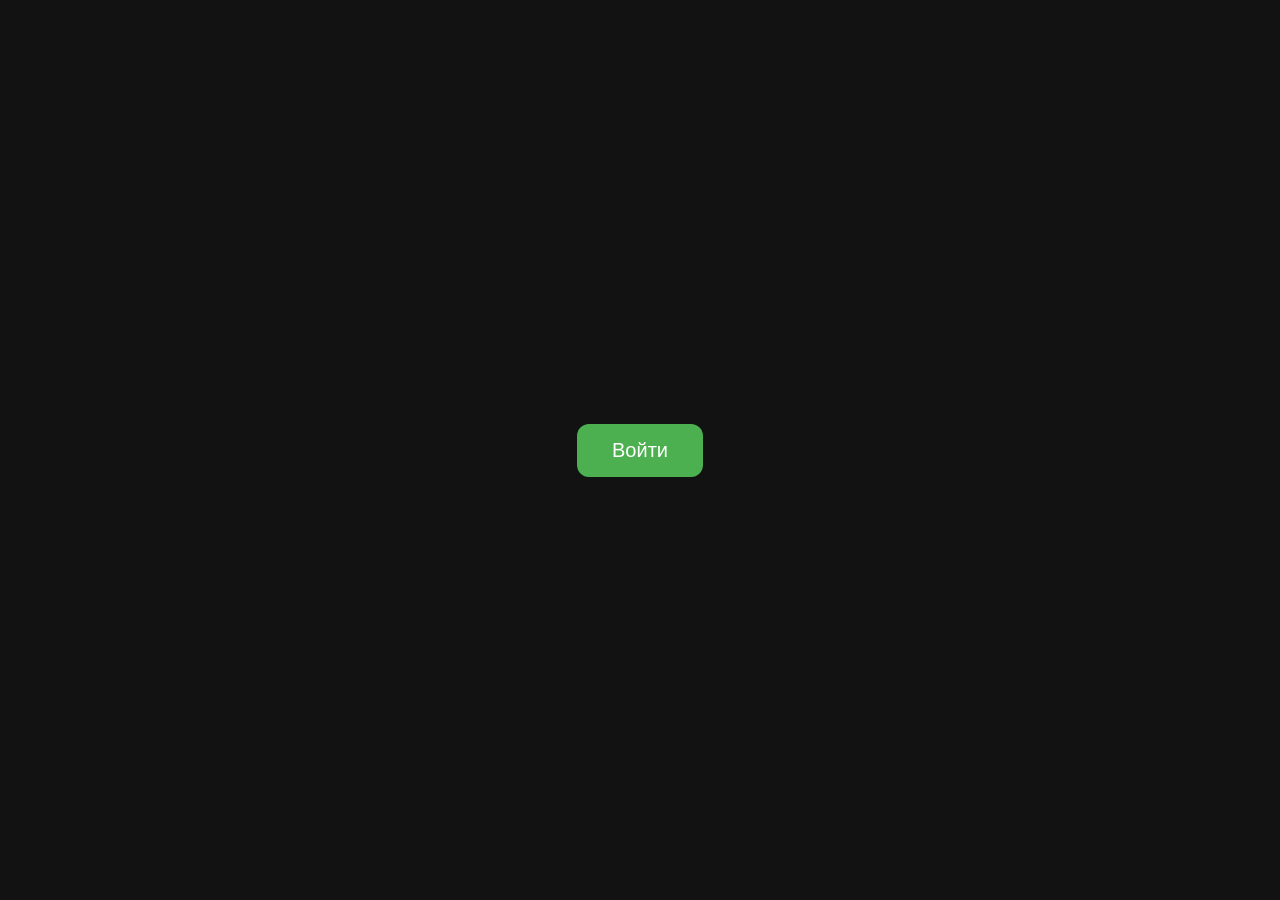
<file: index.html>
<!DOCTYPE html>
<html lang="ru">
<head>
    <meta charset="UTF-8">
    <meta name="viewport" content="width=device-width, initial-scale=1.0">
    <title>Главная страница</title>

    <style>
        body {
            margin: 0;
            height: 100vh;
            display: flex;
            justify-content: center;
            align-items: center;
            background: #121212;
            font-family: Arial, sans-serif;
        }

        button {
            padding: 15px 35px;
            font-size: 20px;
            border: none;
            border-radius: 12px;
            background: #4CAF50;
            color: white;
            cursor: pointer;
            transition: 0.3s;
        }

        button:hover {
            background: #45a049;
            transform: scale(1.05);
        }
    </style>
</head>

<body>

    <button onclick="window.location.href='dashboard.html'">
        Войти
    </button>

</body>
</html>
</file>
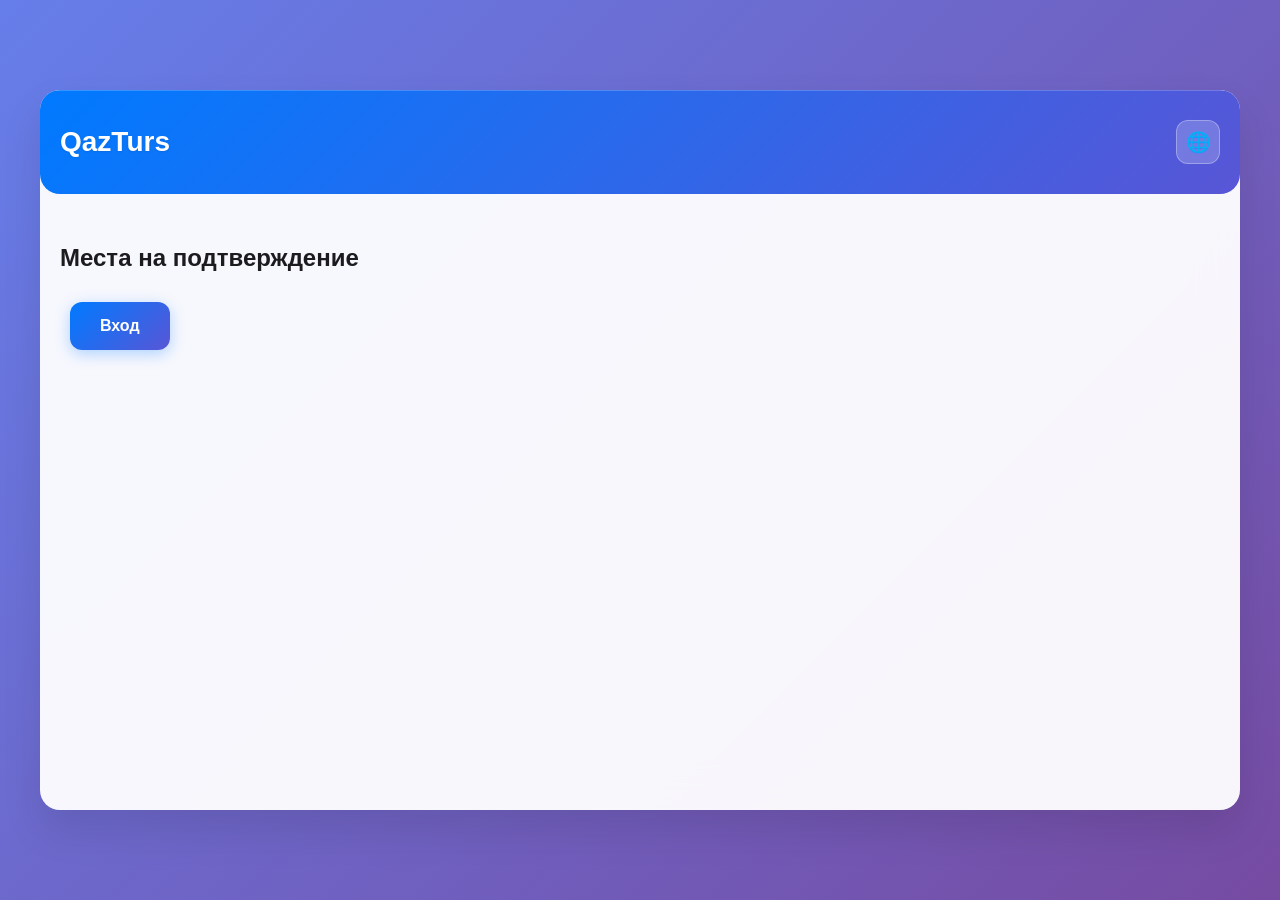
<file: admin.html>
<!DOCTYPE html>
<html lang="ru">
<head>
    <meta charset="UTF-8">
    <meta name="viewport" content="width=device-width, initial-scale=1.0">
    <title>QazTurs - Админ</title>
    <link rel="stylesheet" href="styles.css">
</head>
<body>
    <div class="app">
        <header class="header">
            <div class="header-top">
                <h1>QazTurs</h1>
                <button class="lang-toggle" id="langToggle">🌐</button>
            </div>
            <div class="lang-menu" id="langMenu">
                <button data-lang="ru" class="lang-btn">Русский</button>
                <button data-lang="en" class="lang-btn">English</button>
                <button data-lang="kk" class="lang-btn">Қазақша</button>
            </div>
        </header>
        <main class="main">
            <h2 data-translate="placesForApproval"></h2>
            <ul id="pendingPlaces" class="place-list">
                <!-- Список будет заполнен JS -->
            </ul>
            <button onclick="window.location.href='login.html'" class="button" data-translate="login"></button>
        </main>
    </div>
    <script src="translations.js"></script>
    <script src="script.js"></script>
</body>
</html>
</file>
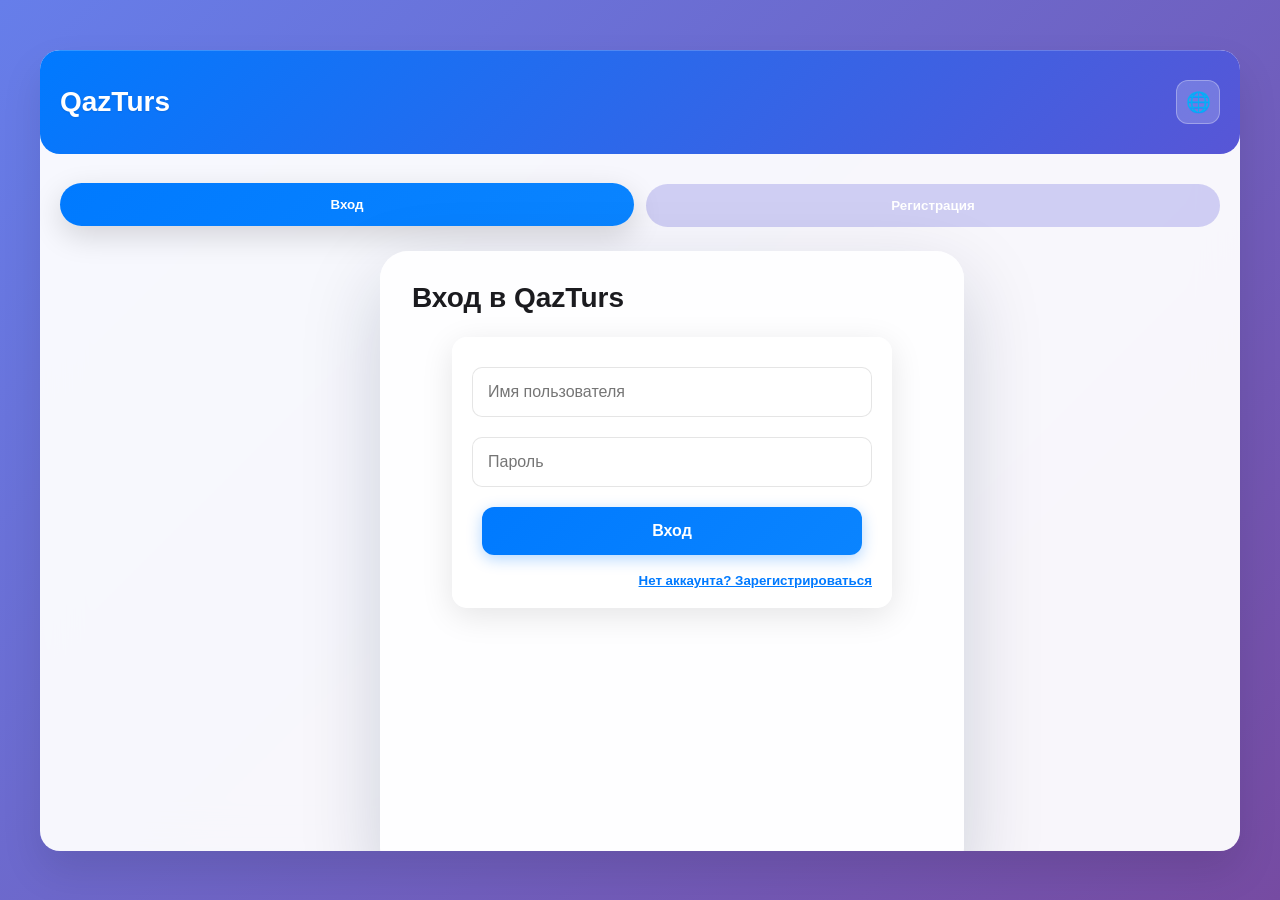
<file: dashboard.html>
<!DOCTYPE html>
<html lang="ru">
<head>
    <meta charset="UTF-8">
    <meta name="viewport" content="width=device-width, initial-scale=1.0">
    <title>QazTurs - Главная</title>
    <link rel="stylesheet" href="styles.css">
</head>
<body>
    <div class="app with-nav">
        <header class="header">
            <div class="header-top">
                <h1>QazTurs</h1>
                <button class="lang-toggle" id="langToggle">🌐</button>
            </div>
            <div class="lang-menu" id="langMenu">
                <button data-lang="ru" class="lang-btn">Русский</button>
                <button data-lang="en" class="lang-btn">English</button>
                <button data-lang="kk" class="lang-btn">Қазақша</button>
            </div>
        </header>
        <main class="main">
            <section class="tab-panel active" id="homeTab">
                <h2 data-translate="main"></h2>
                <p class="tab-text" data-translate="welcome"></p>
                <div class="map-card">
                    <iframe class="map-frame" src="https://www.google.com/maps/d/embed?mid=1GCGq6KAvLcWgr0pW49galS6yUl0C06M&ehbc=2E312F" width="640" height="480" allowfullscreen="" loading="lazy" referrerpolicy="no-referrer-when-downgrade"></iframe>
                </div>
            </section>
            <section class="tab-panel" id="addTab">
                <h2 data-translate="addPlaceTitle"></h2>
                <form id="addPlaceForm" class="form">
                    <input type="text" id="placeName" data-translate-placeholder="placeName" placeholder="" required>
                    <input type="text" id="placeDescription" data-translate-placeholder="placeDescription" placeholder="" required>
                    <button type="submit" class="button" data-translate="addButton"></button>
                </form>
            </section>
            <section class="tab-panel" id="placesTab">
                <h2 data-translate="placesTitle"></h2>
                <ul id="approvedPlaces" class="place-list"></ul>
            </section>
            <section class="tab-panel" id="profileTab">
                <h2 data-translate="profile"></h2>
                <div class="profile-card">
                    <div class="avatar-preview" id="avatarPreview" data-translate="avatar"></div>
                    <div class="profile-info">
                        <p class="profile-label" data-translate="user"></p>
                        <p id="profileName" class="profile-value"></p>
                        <label class="avatar-upload" data-translate="chooseAvatar">
                            <input type="file" id="avatarInput" accept="image/*">
                        </label>
                    </div>
                </div>
                <button id="logoutBtn" class="button button-logout" data-translate="logout"></button>
            </section>
        </main>
        <nav class="bottom-nav">
            <button type="button" class="nav-item active" data-tab="homeTab">
                <span class="nav-icon"></span>
                <span class="nav-label" data-translate="main"></span>
            </button>
            <button type="button" class="nav-item" data-tab="addTab">
                <span class="nav-icon"></span>
                <span class="nav-label" data-translate="addPlace"></span>
            </button>
            <button type="button" class="nav-item" data-tab="placesTab">
                <span class="nav-icon"></span>
                <span class="nav-label" data-translate="places"></span>
            </button>
            <button type="button" class="nav-item" data-tab="profileTab">
                <span class="nav-icon"></span>
                <span class="nav-label" data-translate="profile"></span>
            </button>
        </nav>
    </div>
    <script src="translations.js"></script>
    <script src="script.js"></script>
</body>
</html>
</file>
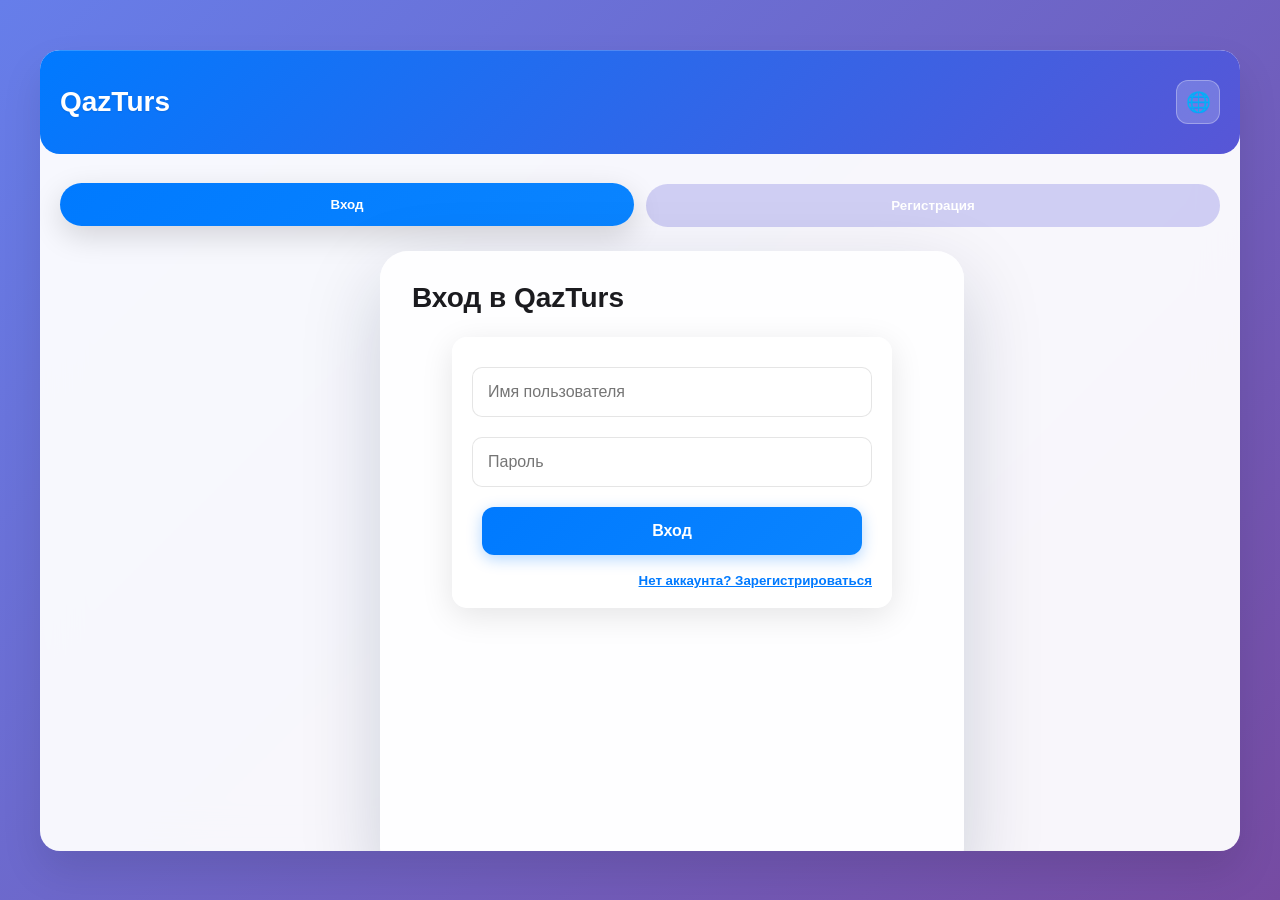
<file: login.html>
<!DOCTYPE html>
<html lang="ru">
<head>
    <meta charset="UTF-8">
    <meta name="viewport" content="width=device-width, initial-scale=1.0">
    <title>QazTurs - Вход</title>
    <link rel="stylesheet" href="styles.css">
</head>
<body>
    <div class="app">
        <header class="header">
            <div class="header-top">
                <h1>QazTurs</h1>
                <button class="lang-toggle" id="langToggle">🌐</button>
            </div>
            <div class="lang-menu" id="langMenu">
                <button data-lang="ru" class="lang-btn">Русский</button>
                <button data-lang="en" class="lang-btn">English</button>
                <button data-lang="kk" class="lang-btn">Қазақша</button>
            </div>
        </header>
        <main class="main auth-main">
            <div class="auth-switcher">
                <button type="button" class="auth-switch auth-login-switch active" id="showLogin" data-translate="login"></button>
                <button type="button" class="auth-switch auth-register-switch" id="showRegister" data-translate="registration"></button>
            </div>
            <div class="auth-card" id="authCard">
                <div class="auth-card-inner">
                    <section class="auth-panel auth-panel-front">
                        <div class="auth-panel-content">
                            <div>
                                <h2 class="auth-title" data-translate="loginTitle"></h2>
                                <form id="loginForm" class="form auth-form">
                                    <input type="text" id="loginUsername" data-translate-placeholder="username" placeholder="" required>
                                    <input type="password" id="loginPassword" data-translate-placeholder="password" placeholder="" required>
                                    <button type="submit" class="button login-submit" data-translate="login"></button>
                                    <div class="form-footer">
                                        <button type="button" class="link-button" id="toggleToRegister" data-translate="noAccount"></button>
                                    </div>
                                </form>
                            </div>
                        </div>
                    </section>
                    <section class="auth-panel auth-panel-back">
                        <div class="auth-panel-content">
                            <div>
                                <h2 class="auth-title" data-translate="registrationTitle"></h2>
                                <form id="registerForm" class="form auth-form">
                                    <input type="text" id="username" data-translate-placeholder="username" placeholder="" required>
                                    <input type="email" id="email" data-translate-placeholder="email" placeholder="" required>
                                    <input type="password" id="password" data-translate-placeholder="password" placeholder="" required>
                                    <button type="submit" class="button register-submit" data-translate="register"></button>
                                    <div class="form-footer">
                                        <button type="button" class="link-button" id="toggleToLogin" data-translate="alreadyAccount"></button>
                                    </div>
                                </form>
                            </div>
                        </div>
                    </section>
                </div>
            </div>
        </main>
    </div>
    <script src="translations.js"></script>
    <script src="script.js"></script>
</body>
</html>
</file>
<file: styles.css>
body {
    font-family: -apple-system, BlinkMacSystemFont, 'SF Pro Display', 'SF Pro Text', 'Helvetica Neue', Helvetica, Arial, sans-serif;
    margin: 0;
    padding: 0;
    background: linear-gradient(135deg, #667eea 0%, #764ba2 100%);
    color: #1c1c1e;
    min-height: 100vh;
    display: flex;
    align-items: center;
    justify-content: center;
}

.app {
    max-width: 1200px;
    width: 100%;
    margin: 20px;
    background-color: rgba(255, 255, 255, 0.95);
    backdrop-filter: blur(20px);
    -webkit-backdrop-filter: blur(20px);
    border-radius: 20px;
    box-shadow: 0 20px 40px rgba(0, 0, 0, 0.1);
    min-height: 80vh;
    overflow: hidden;
    position: relative;
}

.app.with-nav {
    padding-bottom: 112px;
}

@media (max-width: 768px) {
    .app {
        max-width: 100%;
        margin: 0;
        border-radius: 0;
        min-height: 100vh;
    }

    .app.with-nav {
        padding-bottom: 112px;
    }
}

.tab-panel {
    display: none;
}

.tab-panel.active {
    display: block;
}

.tab-text {
    margin: 0 0 20px;
    color: #4b4b4b;
    line-height: 1.6;
}

.map-card {
    border-radius: 20px;
    overflow: hidden;
    box-shadow: 0 18px 40px rgba(0, 0, 0, 0.1);
    margin-bottom: 12px;
    height: 600px;
}

.map-frame {
    width: 100%;
    height: 700px;
    border: none;
    display: block;
    transform: translateY(-80px);
}

.profile-card {
    display: flex;
    flex-wrap: wrap;
    gap: 20px;
    background: rgba(255, 255, 255, 0.9);
    border-radius: 18px;
    padding: 20px;
    box-shadow: inset 0 2px 8px rgba(0, 0, 0, 0.05);
}

.avatar-preview {
    width: 120px;
    height: 120px;
    border-radius: 30px;
    background: linear-gradient(180deg, #eef2ff 0%, #ffffff 100%);
    border: 1px solid rgba(0, 0, 0, 0.08);
    display: flex;
    align-items: center;
    justify-content: center;
    color: #6b7280;
    font-size: 14px;
    text-align: center;
    overflow: hidden;
}

.avatar-preview img {
    width: 100%;
    height: 100%;
    object-fit: cover;
}

.profile-info {
    flex: 1;
    min-width: 180px;
}

.profile-label {
    margin: 0 0 8px;
    color: #6b7280;
    font-size: 14px;
}

.profile-value {
    margin: 0 0 18px;
    font-size: 18px;
    font-weight: 700;
}

.avatar-upload {
    display: inline-block;
    padding: 14px 18px;
    background: #f3f4f6;
    border-radius: 14px;
    color: #1f2937;
    cursor: pointer;
    font-weight: 700;
    transition: background 0.3s ease;
}

.avatar-upload:hover {
    background: #e5e7eb;
}

.avatar-upload input {
    display: none;
}

.bottom-nav {
    position: absolute;
    left: 0;
    right: 0;
    bottom: 0;
    display: flex;
    justify-content: space-around;
    background: rgba(255, 255, 255, 0.94);
    backdrop-filter: blur(20px);
    border-top: 1px solid rgba(0, 0, 0, 0.08);
    padding: 12px 10px 22px;
}

.nav-item {
    color: #1c1c1e;
    background: none;
    border: none;
    outline: none;
    text-decoration: none;
    display: flex;
    flex-direction: column;
    align-items: center;
    font-size: 12px;
    font-weight: 700;
    letter-spacing: 0.02em;
    cursor: pointer;
}

.nav-icon {
    width: 10px;
    height: 10px;
    border-radius: 50%;
    background: rgba(0, 0, 0, 0.16);
    margin-bottom: 6px;
    transition: all 0.3s ease;
}

.nav-item.active .nav-icon {
    background: #007aff;
    box-shadow: 0 0 0 6px rgba(0, 122, 255, 0.12);
}

.nav-item:hover .nav-icon {
    background: #5856d6;
}

.nav-label {
    line-height: 1.2;
}


.header {
    background: linear-gradient(135deg, #007aff 0%, #5856d6 100%);
    color: white;
    padding: 30px 20px;
    text-align: center;
    border-radius: 0 0 20px 20px;
    position: relative;
    box-shadow: inset 0 1px 0 rgba(255, 255, 255, 0.2);
}

.header h1 {
    margin: 0;
    font-size: 28px;
    font-weight: 700;
    text-shadow: 0 1px 2px rgba(0, 0, 0, 0.1);
}

.header-top {
    display: flex;
    justify-content: space-between;
    align-items: center;
}

.lang-toggle {
    background: rgba(255, 255, 255, 0.2);
    border: 1px solid rgba(255, 255, 255, 0.3);
    color: white;
    width: 44px;
    height: 44px;
    border-radius: 12px;
    font-size: 20px;
    cursor: pointer;
    transition: all 0.3s ease;
    display: flex;
    align-items: center;
    justify-content: center;
}

.lang-toggle:hover {
    background: rgba(255, 255, 255, 0.3);
    transform: scale(1.05);
}

.lang-menu {
    display: none;
    background: rgba(0, 0, 0, 0.15);
    backdrop-filter: blur(10px);
    border-radius: 0 0 15px 15px;
    padding: 12px;
    gap: 8px;
    flex-wrap: wrap;
    justify-content: center;
    animation: slideDown 0.3s ease;
    max-height: 200px;
    overflow: hidden;
}

.lang-menu.active {
    display: flex;
}

@keyframes slideDown {
    from {
        opacity: 0;
        transform: translateY(-10px);
        max-height: 0;
    }
    to {
        opacity: 1;
        transform: translateY(0);
        max-height: 200px;
    }
}

.lang-btn {
    background: rgba(255, 255, 255, 0.25);
    color: white;
    border: 1px solid rgba(255, 255, 255, 0.4);
    padding: 10px 20px;
    border-radius: 10px;
    font-weight: 600;
    cursor: pointer;
    transition: all 0.3s ease;
}

.lang-btn:hover {
    background: rgba(255, 255, 255, 0.35);
    transform: translateY(-2px);
}

.lang-btn.active {
    background: rgba(255, 255, 255, 0.5);
    box-shadow: 0 4px 12px rgba(0, 0, 0, 0.2);
}


.main {
    padding: 30px 20px;
}

.auth-main {
    padding: 30px 20px 40px;
}

.auth-switcher {
    display: flex;
    justify-content: center;
    gap: 12px;
    margin-bottom: 24px;
    flex-wrap: wrap;
}

.auth-switch {
    flex: 1 1 160px;
    min-width: 140px;
    padding: 14px 18px;
    border: none;
    border-radius: 999px;
    background: rgba(255, 255, 255, 0.18);
    color: white;
    font-weight: 700;
    cursor: pointer;
    transition: transform 0.3s ease, background 0.3s ease, box-shadow 0.3s ease;
}

.auth-switch {
    background: rgba(255, 255, 255, 0.18);
}

.auth-switch.active,
.auth-switch:hover {
    box-shadow: 0 10px 30px rgba(0, 0, 0, 0.15);
    transform: translateY(-1px);
}

.auth-login-switch {
    color: #ffffff;
    background: rgba(0, 122, 255, 0.25);
}

.auth-register-switch {
    color: #ffffff;
    background: rgba(88, 86, 214, 0.25);
}

.auth-login-switch.active,
.auth-login-switch:hover {
    background: linear-gradient(135deg, #007aff 0%, #0a84ff 100%);
}

.auth-register-switch.active,
.auth-register-switch:hover {
    background: linear-gradient(135deg, #5856d6 0%, #bf5af2 100%);
}

.auth-card {
    perspective: 1400px;
    max-width: 520px;
    margin: 0 auto;
}

.auth-card-inner {
    position: relative;
    width: 100%;
    min-height: 560px;
    transform-style: preserve-3d;
    transition: transform 0.8s cubic-bezier(0.4, 0.0, 0.2, 1);
}

.auth-card.flip .auth-card-inner {
    transform: rotateY(180deg);
}

.auth-panel {
    position: absolute;
    top: 0;
    left: 0;
    width: 100%;
    min-height: 560px;
    padding: 32px;
    border-radius: 28px;
    background: rgba(255, 255, 255, 0.92);
    box-shadow: 0 28px 80px rgba(11, 29, 63, 0.18);
    backface-visibility: hidden;
    transform-style: preserve-3d;
}

.auth-panel-back {
    transform: rotateY(180deg);
}

.auth-panel-content {
    display: flex;
    flex-direction: column;
    justify-content: center;
    height: 100%;
}

.auth-title {
    margin: 0 0 24px;
    font-size: 28px;
    font-weight: 800;
    color: #1b1b1f;
    line-height: 1.1;
}

.auth-form {
    padding: 0;
    background: transparent;
    box-shadow: none;
}

.form-footer {
    display: flex;
    justify-content: flex-end;
    margin-top: 8px;
}

.link-button {
    background: none;
    border: none;
    color: #007aff;
    font-weight: 700;
    cursor: pointer;
    padding: 0;
    text-decoration: underline;
    transition: color 0.2s ease;
}

.link-button:hover {
    color: #5856d6;
}

@media (max-width: 560px) {
    .auth-panel {
        padding: 24px;
        min-height: 520px;
    }

    .auth-switcher {
        gap: 10px;
    }
}

.button {
    display: inline-block;
    padding: 15px 30px;
    margin: 10px;
    background: linear-gradient(135deg, #007aff 0%, #5856d6 100%);
    color: white;
    border: none;
    border-radius: 12px;
    font-size: 16px;
    font-weight: 600;
    text-decoration: none;
    text-align: center;
    cursor: pointer;
    transition: all 0.3s ease;
    box-shadow: 0 4px 15px rgba(0, 122, 255, 0.3);
    position: relative;
    overflow: hidden;
}

.button.login-submit {
    background: linear-gradient(135deg, #007aff 0%, #0a84ff 100%);
}

.button.register-submit {
    background: linear-gradient(135deg, #5856d6 0%, #bf5af2 100%);
}

.button::before {
    content: '';
    position: absolute;
    top: 0;
    left: -100%;
    width: 100%;
    height: 100%;
    background: linear-gradient(90deg, transparent, rgba(255, 255, 255, 0.2), transparent);
    transition: left 0.5s;
}

.button:hover {
    transform: translateY(-2px);
    box-shadow: 0 8px 25px rgba(0, 122, 255, 0.4);
}

.button:hover::before {
    left: 100%;
}

.button:active {
    transform: translateY(0);
    box-shadow: 0 2px 10px rgba(0, 122, 255, 0.3);
}

.button-logout {
    background: linear-gradient(135deg, #ff3b30 0%, #ff453a 100%);
    box-shadow: 0 4px 15px rgba(255, 59, 48, 0.3);
    margin-top: 20px;
    width: 100%;
}

.button-logout:hover {
    box-shadow: 0 8px 25px rgba(255, 59, 48, 0.4);
}

.button-container {
    display: flex;
    justify-content: center;
    flex-wrap: wrap;
}

.form {
    display: flex;
    flex-direction: column;
    max-width: 400px;
    margin: 0 auto;
    background: rgba(255, 255, 255, 0.8);
    backdrop-filter: blur(10px);
    border-radius: 15px;
    padding: 20px;
    box-shadow: 0 8px 32px rgba(0, 0, 0, 0.1);
}

input {
    padding: 15px;
    margin: 10px 0;
    border: 1px solid rgba(0, 0, 0, 0.1);
    border-radius: 10px;
    font-size: 16px;
    background: rgba(255, 255, 255, 0.9);
    transition: all 0.3s ease;
}

input:focus {
    outline: none;
    border-color: #007aff;
    box-shadow: 0 0 0 3px rgba(0, 122, 255, 0.1);
    background: white;
}

.place-list, .user-list {
    list-style: none;
    padding: 0;
}

.place-list li, .user-list li {
    background: rgba(142, 142, 147, 0.1);
    padding: 15px;
    margin: 10px 0;
    border-radius: 10px;
    display: flex;
    justify-content: space-between;
    align-items: center;
    transition: all 0.3s ease;
    backdrop-filter: blur(5px);
}

.place-list li:hover, .user-list li:hover {
    background: rgba(142, 142, 147, 0.2);
    transform: translateY(-2px);
    box-shadow: 0 4px 15px rgba(0, 0, 0, 0.1);
}

.place-list button, .user-list button {
    background: linear-gradient(135deg, #34c759 0%, #28cd41 100%);
    color: white;
    border: none;
    padding: 10px 15px;
    border-radius: 8px;
    cursor: pointer;
    margin-left: 5px;
    transition: all 0.3s ease;
    font-weight: 600;
}

.place-list button:hover, .user-list button:hover {
    transform: translateY(-1px);
    box-shadow: 0 4px 10px rgba(52, 199, 89, 0.3);
}

.place-list button.reject, .user-list button.reject {
    background: linear-gradient(135deg, #ff3b30 0%, #ff453a 100%);
}

.place-list button.reject:hover, .user-list button.reject:hover {
    box-shadow: 0 4px 10px rgba(255, 59, 48, 0.3);
}

/* Анимации */
@keyframes fadeIn {
    from { opacity: 0; transform: translateY(20px); }
    to { opacity: 1; transform: translateY(0); }
}

.app {
    animation: fadeIn 0.5s ease-out;
}

.main > * {
    animation: fadeIn 0.6s ease-out;
    animation-fill-mode: both;
}

.main > *:nth-child(1) { animation-delay: 0.1s; }
.main > *:nth-child(2) { animation-delay: 0.2s; }
.main > *:nth-child(3) { animation-delay: 0.3s; }
.main > *:nth-child(4) { animation-delay: 0.4s; }

a {
    color: #007aff;
    text-decoration: none;
}

a:hover {
    text-decoration: underline;
}

p a {
    display: inline;
    margin-top: 16px;
}
</file>
